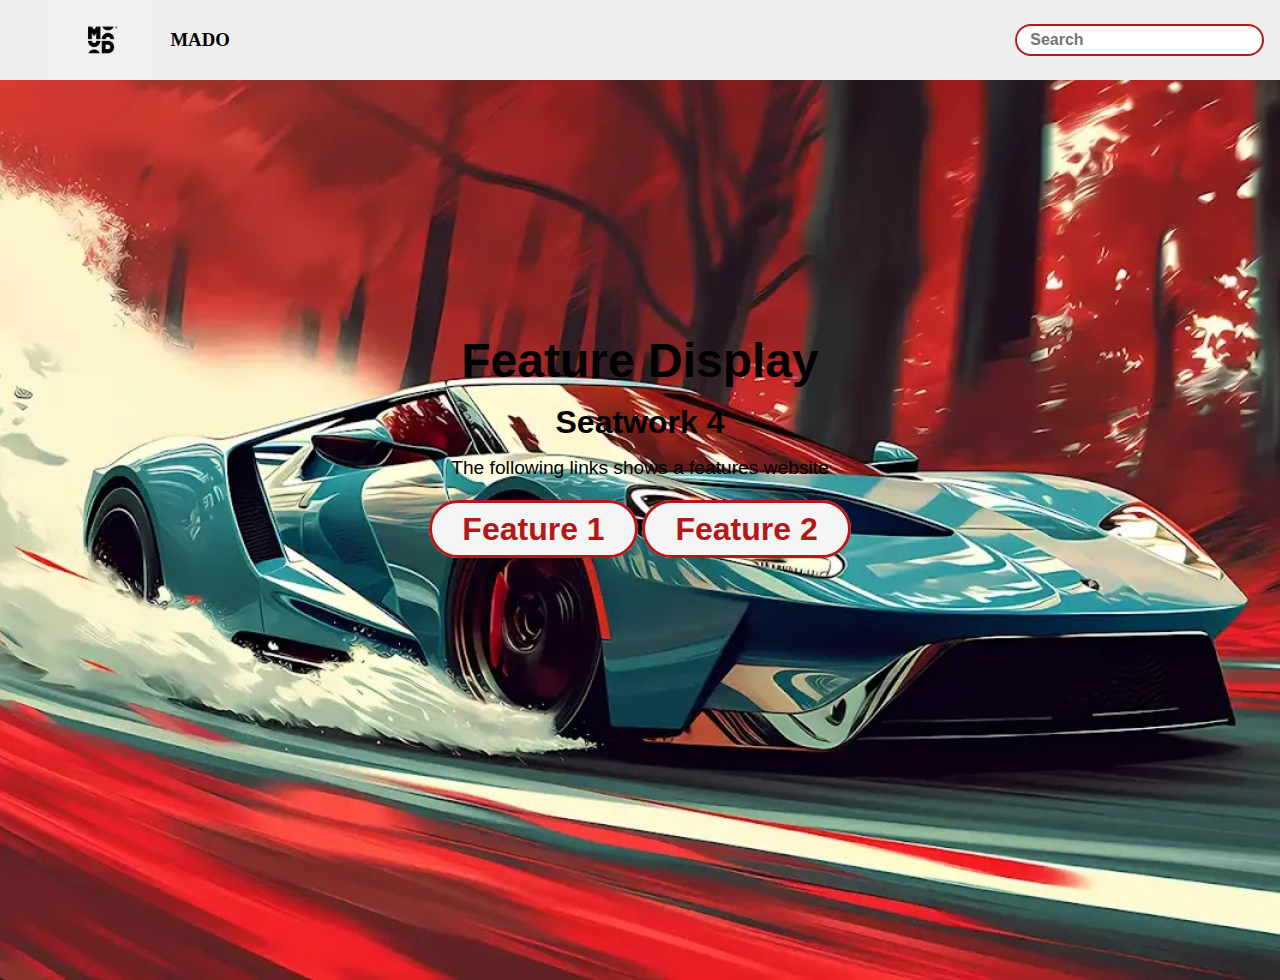
<file: index.html>
<!DOCTYPE html>
<html lang="en">
<head>
    <meta charset="UTF-8">
    <meta name="viewport" content="width=device-width, initial-scale=1.0">
    <link rel="stylesheet" href="./assets/css/style.css">
    <link rel="stylesheet" href="https://cdnjs.cloudflare.com/ajax/libs/font-awesome/6.0.0-beta3/css/all.min.css">
    <title>Seatwork 4</title>
</head>
<body>
    <header class="Logo">
        <nav class="Left-side"><img src="./assets/img/img/mado.jpg" alt="mado" class="Logo-Image">
        <h3>MADO</h3></nav>
        <form class="Searcharea_2">
            <input type="text" placeholder="Search " class="Searchbar_2">
        </form>
    </header>
    <nav class="container">
        <img src="./assets/img/img/wyd'.jpg" alt="Background Image" class="background-image">
        <h1>Feature Display</h1>
        <h2>Seatwork 4</h2>
        <p>The following links shows a features website</p>
    <nav class="headerandfooter">

    <nav class="header-Side">
        <a href="./pages/page1/index.html" class="Button-Header" >Feature 1</a>
        <a href="./pages/page2/index.html" class="Button-Header" >Feature 2</a>
    </nav>
    </nav>
    </nav>
</body>
</html>
</file>
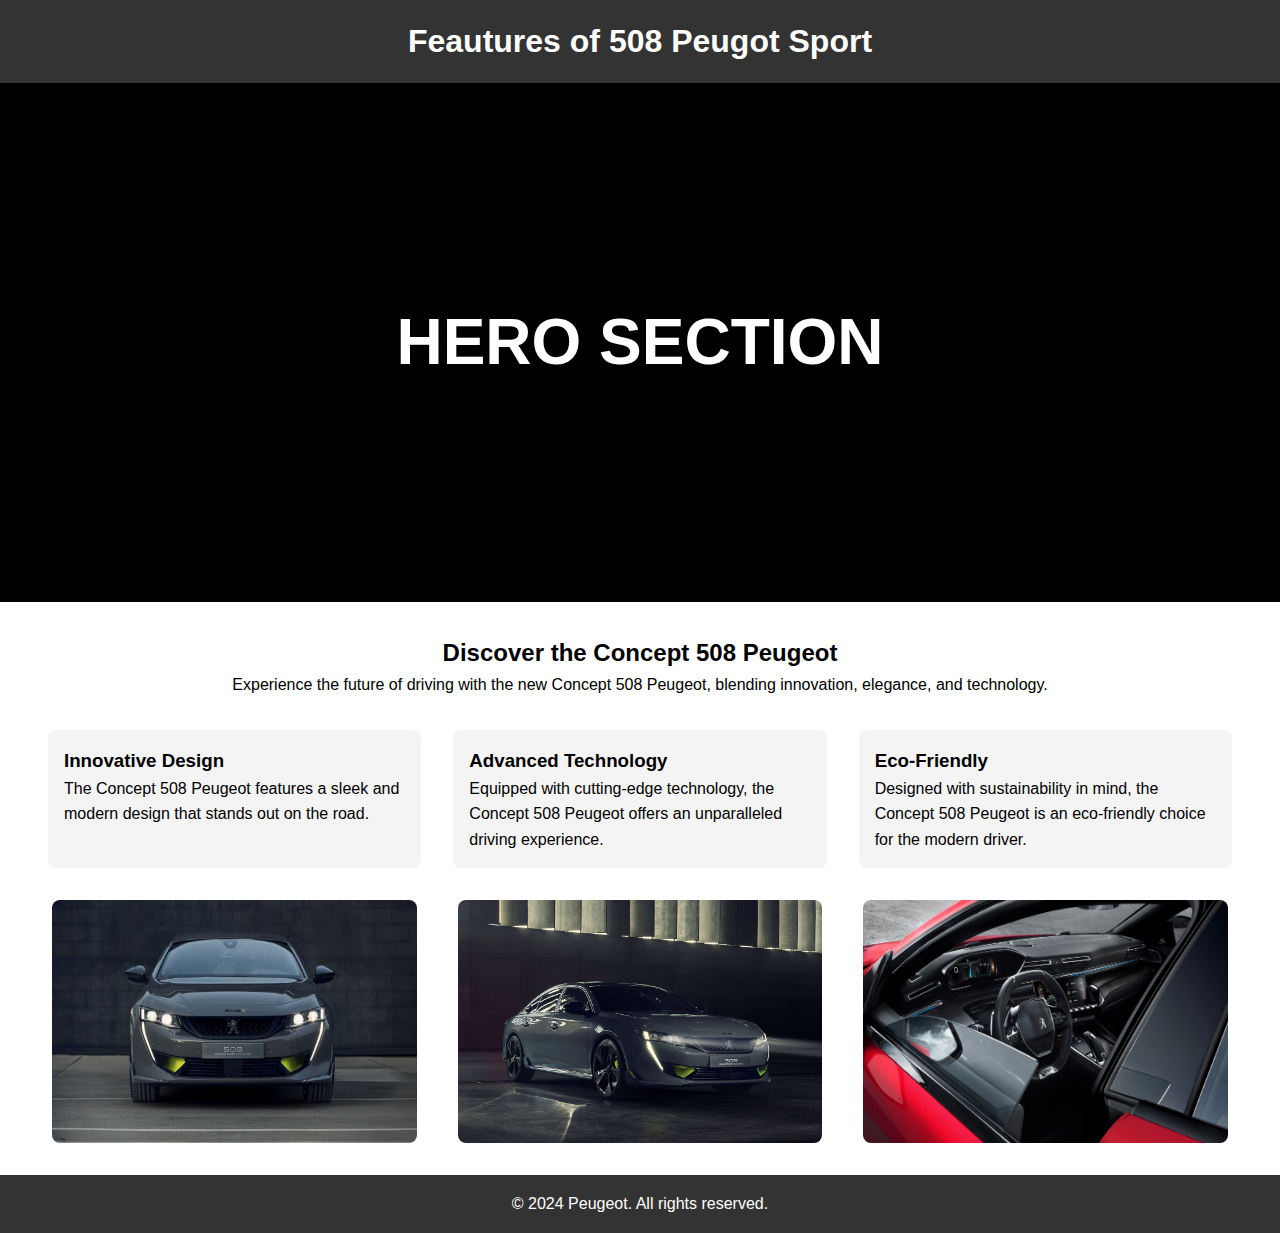
<file: pages/page1/index.html>
<!DOCTYPE html>
<html lang="en">
<head>
    <meta charset="UTF-8">
    <meta name="viewport" content="width=device-width, initial-scale=1.0">
    <title>Concept Cars</title>
    <link rel="stylesheet" href="./assets/css/style.css">
</head>
<body>
    <header>
        <h1>Feautures of 508 Peugot Sport</h1>
    </header>

    <section class="hero-section">
        <h5>HERO SECTION</h5>
    </section>

    <main>
        <section class="intro">
            <h2>Discover the Concept 508 Peugeot</h2>
            <p>Experience the future of driving with the new Concept 508 Peugeot, blending innovation, elegance, and technology.</p>
        </section>
        <section class="features">
            <div class="feature">
                <h3>Innovative Design</h3>
                <p>The Concept 508 Peugeot features a sleek and modern design that stands out on the road.</p>
            </div>
            <div class="feature">
                <h3>Advanced Technology</h3>
                <p>Equipped with cutting-edge technology, the Concept 508 Peugeot offers an unparalleled driving experience.</p>
            </div>
            <div class="feature">
                <h3>Eco-Friendly</h3>
                <p>Designed with sustainability in mind, the Concept 508 Peugeot is an eco-friendly choice for the modern driver.</p>
            </div>
        </section>
        <section class="gallery">
            <img src="./assets/img/front view.jpg" alt="Concept 508 Peugeot front view">
            <img src="./assets/img/side.jpg" alt="Concept 508 Peugeot side view">
            <img src="./assets/img/interior.jpg" alt="Concept 508 Peugeot interior view">
        </section>
    </main>
    <footer>
        <p>&copy; 2024 Peugeot. All rights reserved.</p>
    </footer>
</body>
</html>
</file>
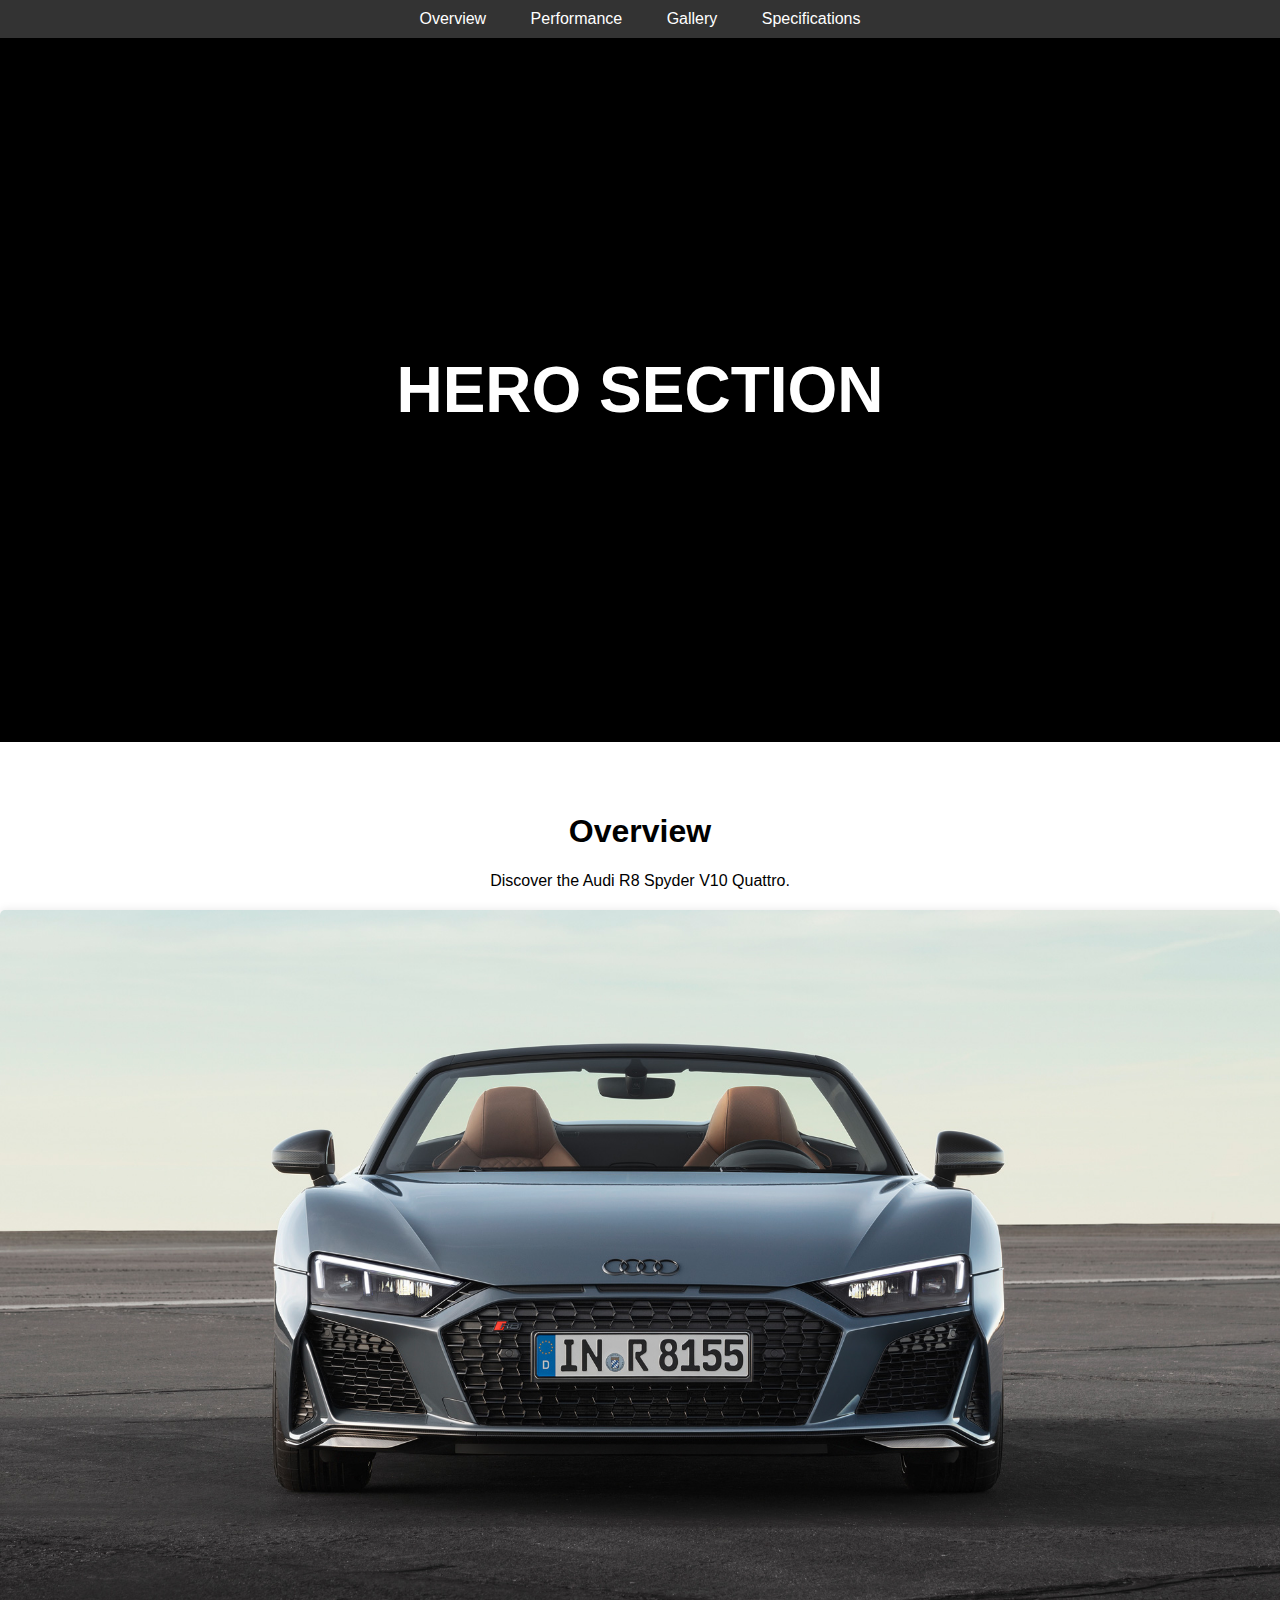
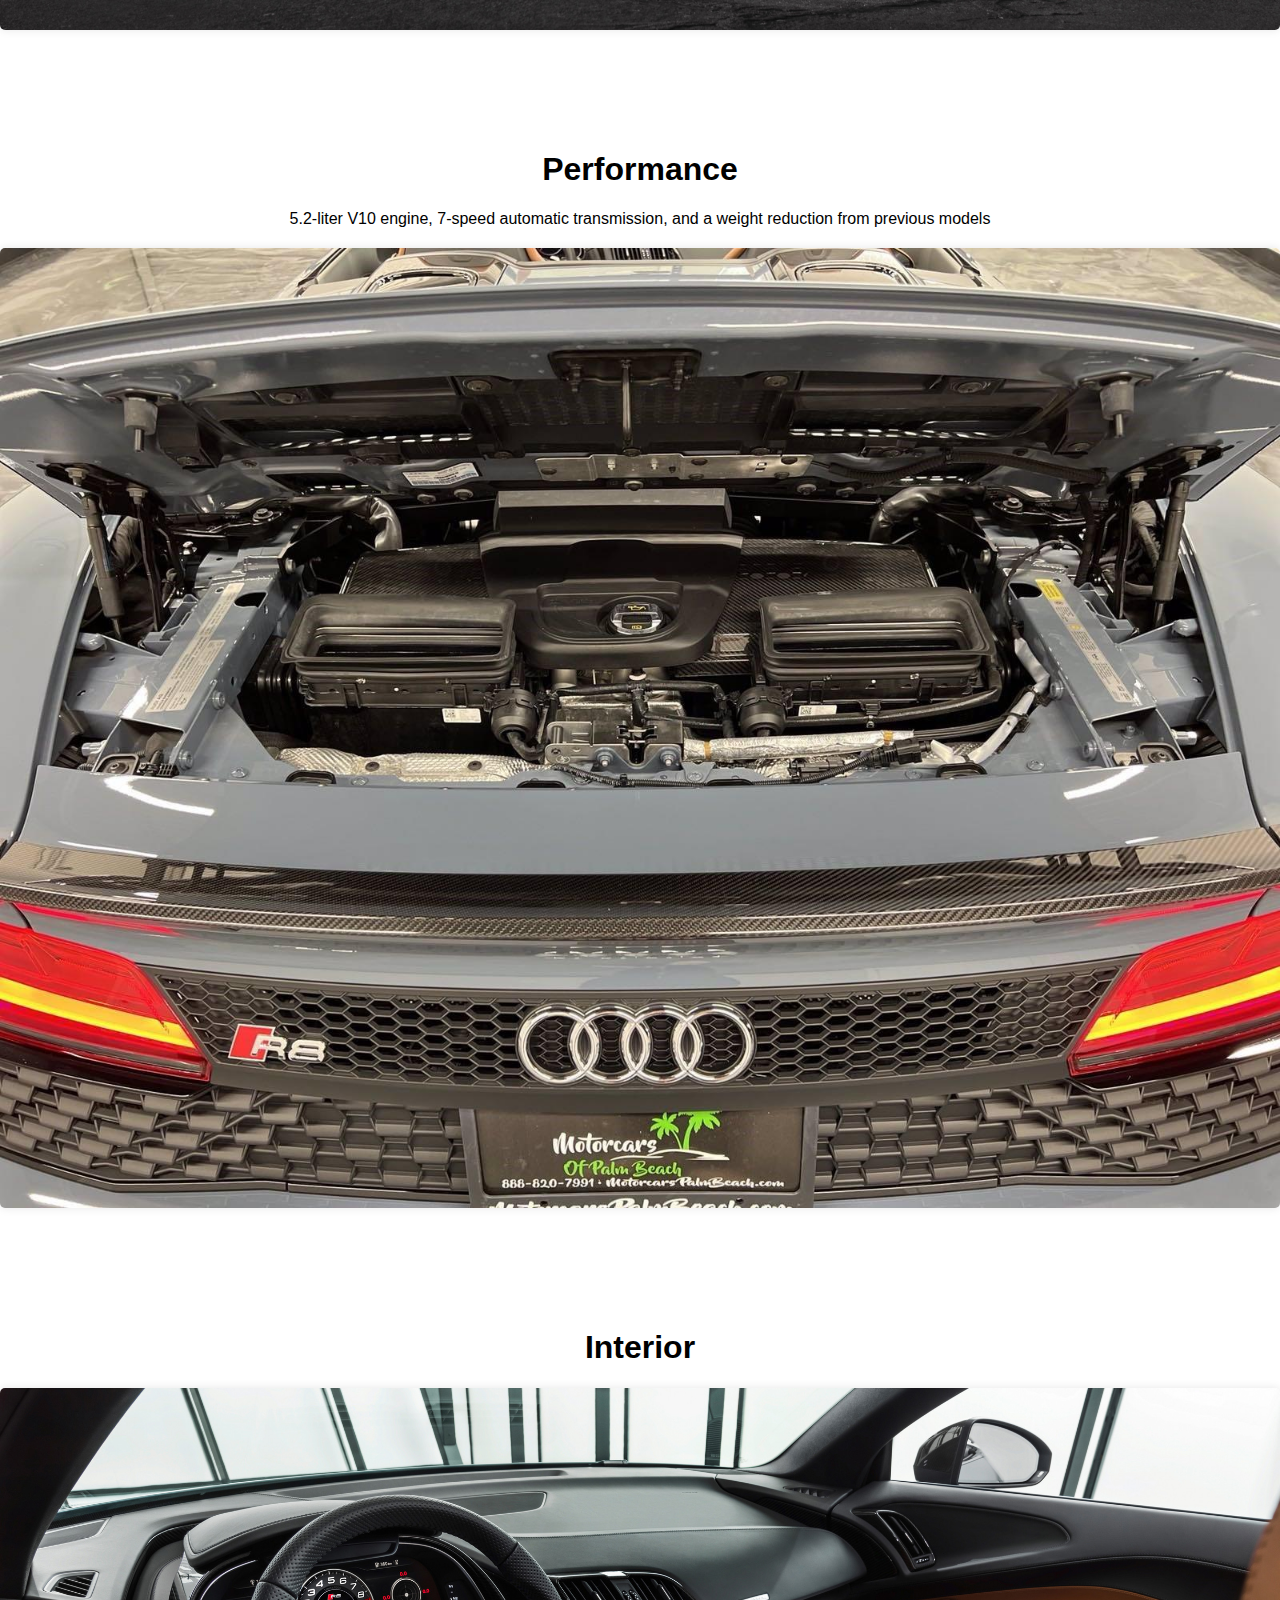
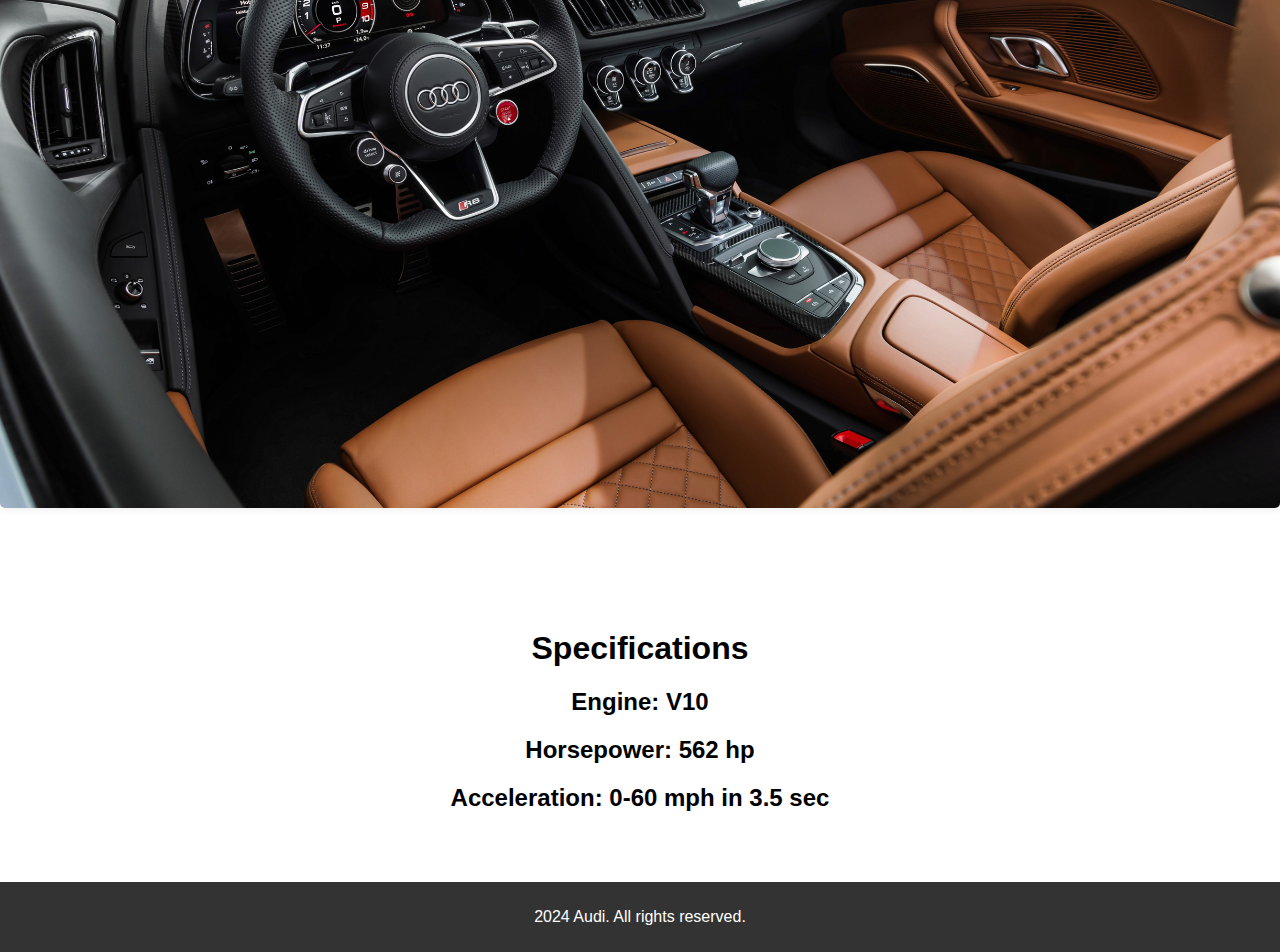
<file: pages/page2/index.html>
<!DOCTYPE html>
<html lang="en">
<head>
    <meta charset="UTF-8">
    <meta name="viewport" content="width=device-width, initial-scale=1.0">
    <title>Audi R8 Spyder V10 Quattro</title>
    <link rel="stylesheet" href="./assets/css/style.css">
</head>
<body>
    <header>
        <nav>
            <a href="#overview">Overview</a>
            <a href="#performance">Performance</a>
            <a href="#gallery">Gallery</a>
            <a href="#specs">Specifications</a>
        </nav>
    </header>

    <section class="hero-section">
        <h5>HERO SECTION</h5>
    </section>

    <section id="overview" class="section">
        <h1>Overview</h1>
        <p>Discover the Audi R8 Spyder V10 Quattro.</p>
        <div class="gallery">
        <img src="./assets/img/frontspyder.jpg" alt="Image 1">
    </div>
    </section>

    <section id="performance" class="section">
        <h1>Performance</h1>
        <p>5.2-liter V10 engine, 7-speed automatic transmission, and a weight reduction from previous models</p>
        <div class="gallery">
            <img src="./assets/img/engine.jpg" alt="Image 1">
        </div>
    </section>

    <section id="gallery" class="section">
        <h1>Interior</h1>
        <div class="gallery">
            <img src="./assets/img/interior.jpg" alt="Image 3">
        </div>
    </section>

    <section id="specs" class="section">
        <h1>Specifications</h1>
        <h2>Engine: V10</h2>
        <h2>Horsepower: 562 hp</h2>
        <h2>Acceleration: 0-60 mph in 3.5 sec</h2>
    </section>

    <footer>
        <p>2024 Audi. All rights reserved.</p>
    </footer>
</body>
</html>
</file>
<file: assets/css/style.css>
*{  
    margin: 0;
    padding: 0;
    box-sizing: border-box;
}

body{
    display: flex;
    flex-direction: column;
    align-items: center;

}

header.Logo{
    display: flex;
    justify-content: space-between;
    align-items: center;
    width: 100vw;
    padding-left: 3rem;
    background-color: #EEEEEE;
    

    & > .Left-side{
        display: flex;
        align-items: center;
        gap: 1rem;
    }
    & > h3{
        font-family:Impact, Haettenschweiler, 'Arial Narrow Bold', sans-serif;
        font-weight: 500;
    }
    & > form.Searcharea_2{
        display: flex;
        gap: 1rem;
        align-items: center;

        & > input.Searchbar_2{
            border-radius: 50px;
            border: solid 2px rgb(181, 23, 23);
            padding: .3rem .8rem;
            background-color: #ffffff;
            font-weight: 700;
            font-size: 1rem;
            margin-right: 1rem;
        }
        & > .fa-solid.fa-magnifying-glass{
            height: 2rem;
            position: absolute;
            right: .9rem;
            padding-top: .4rem;

            }
    }
}
img.Logo-Image{
    height: 80px;
}
.container{
    display: flex;
    flex-direction: column;
    align-items: center;
    justify-content: center;
    width: 100vw;
    height: 80vh;

    & > img.background-image{
        width: 100vw;
        height: 120vh;
        object-fit: cover;
        position: absolute;
        z-index: -1;
    }
    & > .headerandfooter{
        display: flex;
        flex-direction: row;
        justify-content: center;
        align-items: center;
        width: 100vw;
        padding: 1rem 2rem;
        gap: 10rem;

        & > .header-Side .Button-Header{
            background-color: whitesmoke;
            border: solid;
            border-radius: 50px;
            padding: .5rem 1.9rem;
            font-family: Arial, Helvetica, sans-serif;
            font-weight: 700;
            font-size: 2rem;
            cursor: pointer;
            transition: all 0.3s ease;
            text-decoration: none;
            color: rgb(181, 23, 23);

            &:hover{
                background-color: #e1e1e1;
            }
        }

        & > .footer-Side .Button-Footer{
            background-color: whitesmoke;
            border: solid;
            border-radius: 50px;
            padding: .5rem 1.9rem;
            font-family: Arial, Helvetica, sans-serif;
            font-weight: 700;
            font-size: 2rem;
            cursor: pointer;
            transition: all 0.3s ease;
            text-decoration: none;
            color:rgb(0, 0, 0);

            &:hover{
                background-color: #e1e1e1;
            }
    }
}

h1{
    font-family: 'Gill Sans', 'Gill Sans MT', Calibri, 'Trebuchet MS', sans-serif;
    font-weight: 650;
    font-size: 3rem;
    margin: 1rem 0;
    color: rgb(0, 0, 0);
}

h2{
    font-family: Impact, Haettenschweiler, 'Arial Narrow Bold', sans-serif;
    font-weight: 550;
    font-size: 2rem;
    margin-bottom: 1rem;
    color: rgb(0, 0, 0);
}

p{
    font-family: Arial, Helvetica, sans-serif;
    font-weight: 400;
    font-size: 1.2rem;
    margin-bottom: 1rem;
    color: rgb(0, 0, 0);
}
}
</file>
<file: pages/page1/assets/css/style.css>
* {
    margin: 0;
    padding: 0;
    box-sizing: border-box;
}

body {
    font-family: Arial, sans-serif;
    line-height: 1.6;
}

section.hero-section{
    background-color: black;
    padding: 13rem;
    display: flex;
    align-items: center;
    justify-content: center;
    text-align: center;

    & > h5{
        font-size: 4rem;
        font-weight: 800;
        color: rgb(255, 255, 255);
    }
}

header {
    background: #333;
    color: #fff;
    padding: 1em 0;
    text-align: center;
}

header h1 {
    margin: 0;
    font-size: 2em;
}

main {
    padding: 2em;
}

.intro {
    text-align: center;
    margin-bottom: 2em;
}

.features {
    display: flex;
    justify-content: space-around;
    margin-bottom: 2em;
}

.feature {
    flex: 1;
    margin: 0 1em;
    padding: 1em;
    background: #f4f4f4;
    border-radius: 8px;
    transition: transform 0.3s ease-in-out;
}

.feature:hover {
    transform: scale(1.05);
}

.gallery {
    display: flex;
    justify-content: space-around;
}

.gallery img {
    width: 30%;
    border-radius: 8px;
    transition: opacity 0.5s ease-in-out;
}

.gallery img:hover {
    opacity: 0.8;
}

footer {
    background: #333;
    color: #fff;
    text-align: center;
    padding: 1em 0;
}

@keyframes fadeIn {
    from { opacity: 0; }
    to { opacity: 1; }
}

.intro h2 {
    animation: fadeIn 2s ease-in-out;
}

.intro p {
    animation: fadeIn 3s ease-in-out;
}
</file>
<file: pages/page2/assets/css/style.css>
body {
    font-family: Arial, sans-serif;
    margin: 0;
    padding: 0;
}

header {
    background-color: #333;
    color: #fff;
    padding: 10px 0;
    text-align: center;
}

section.hero-section{
    background-color: black;
    padding: 13rem;
    display: flex;
    align-items: center;
    justify-content: center;
    text-align: center;

    & > h5{
        font-size: 4rem;
        font-weight: 800;
        color: rgb(255, 255, 255);
    }
}

nav a {
    color: #fff;
    text-decoration: none;
    margin: 0 10px;
    padding: 5px 10px;
    transition: background-color 0.3s;
}

nav a:hover {
    background-color: #555;
}

.section {
    padding: 50px 0;
    text-align: center;
}

.gallery {
    display: flex;
    justify-content: center;
    gap: 10px;
    margin-top: 20px;
}

.gallery img {
    max-width: 100%;
    height: auto;
    border-radius: 5px;
    box-shadow: 0 0 10px rgba(0, 0, 0, 0.1);
    transition: transform 0.3s ease-in-out;
}

.gallery img:hover {
    transform: scale(1.1);
}

footer {
    background-color: #333;
    color: #fff;
    text-align: center;
    padding: 10px 0;
    bottom: 0;
    width: 100%;
}
</file>
